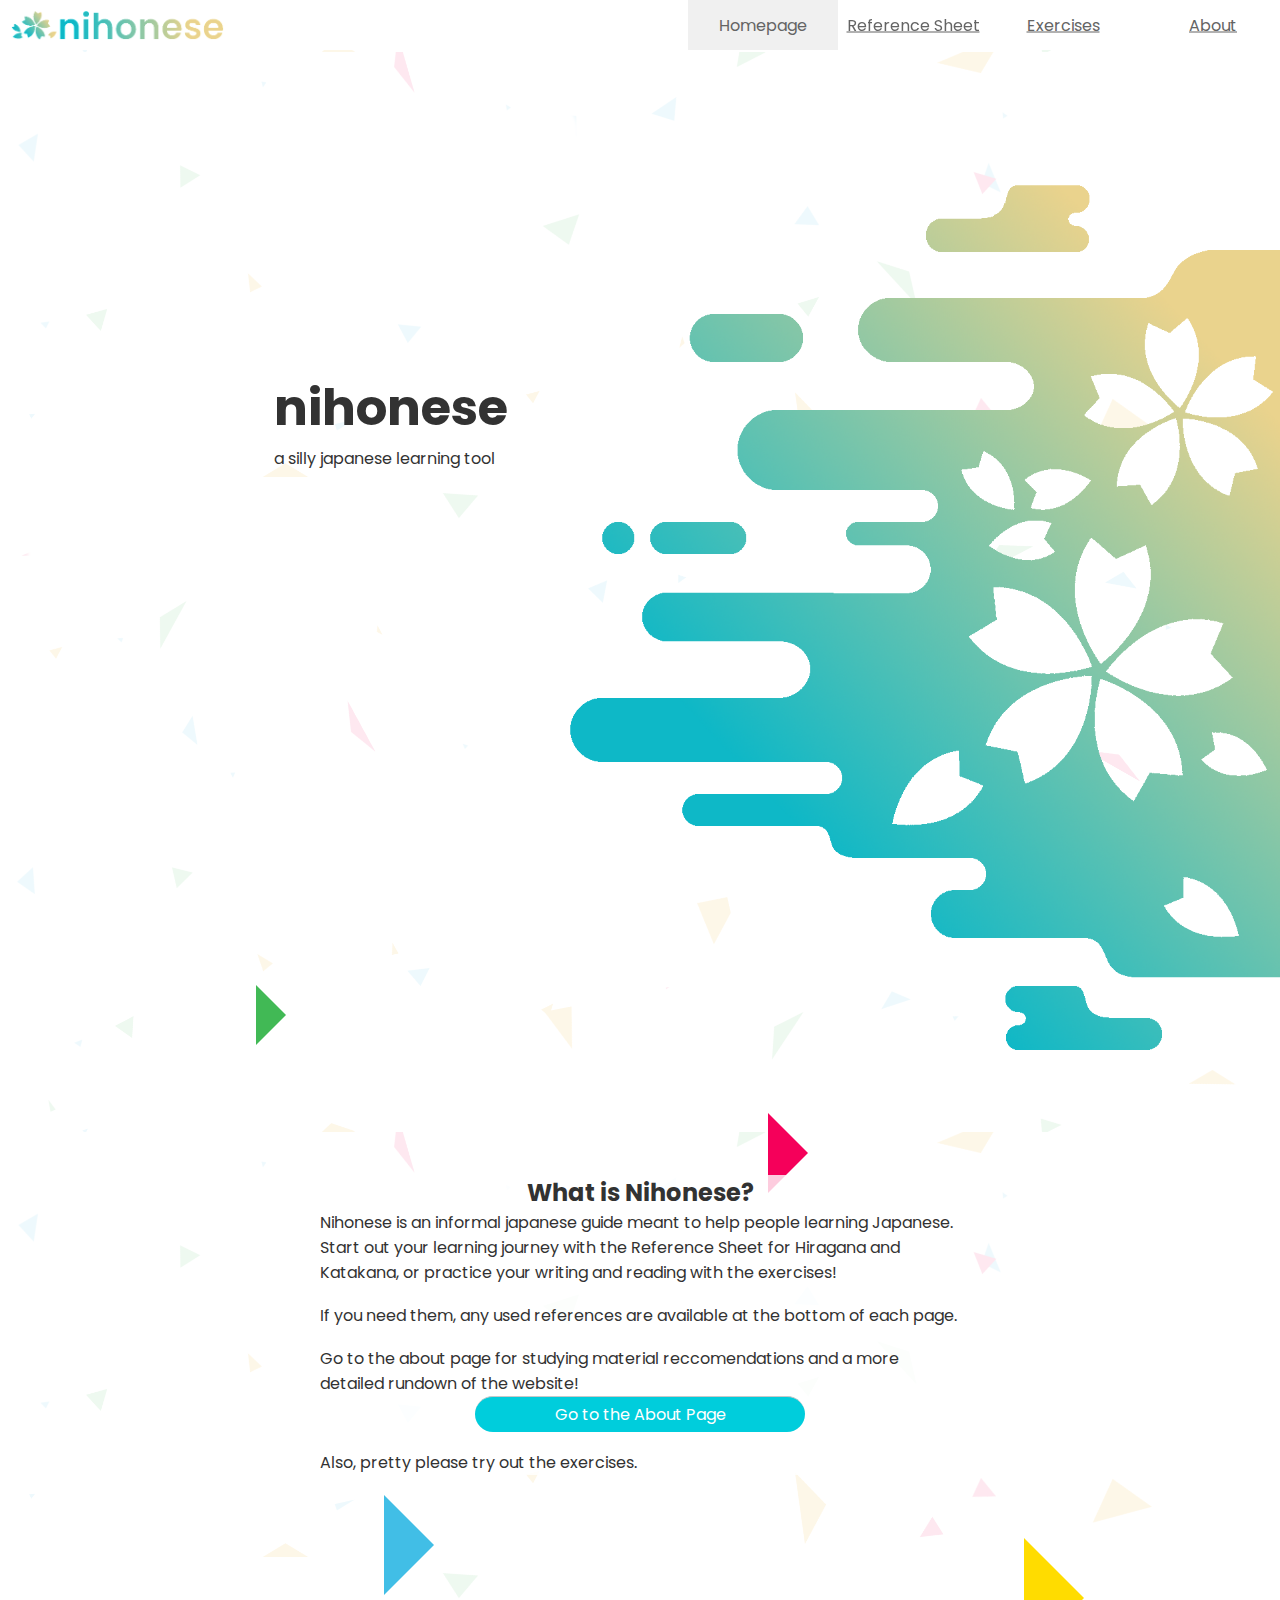
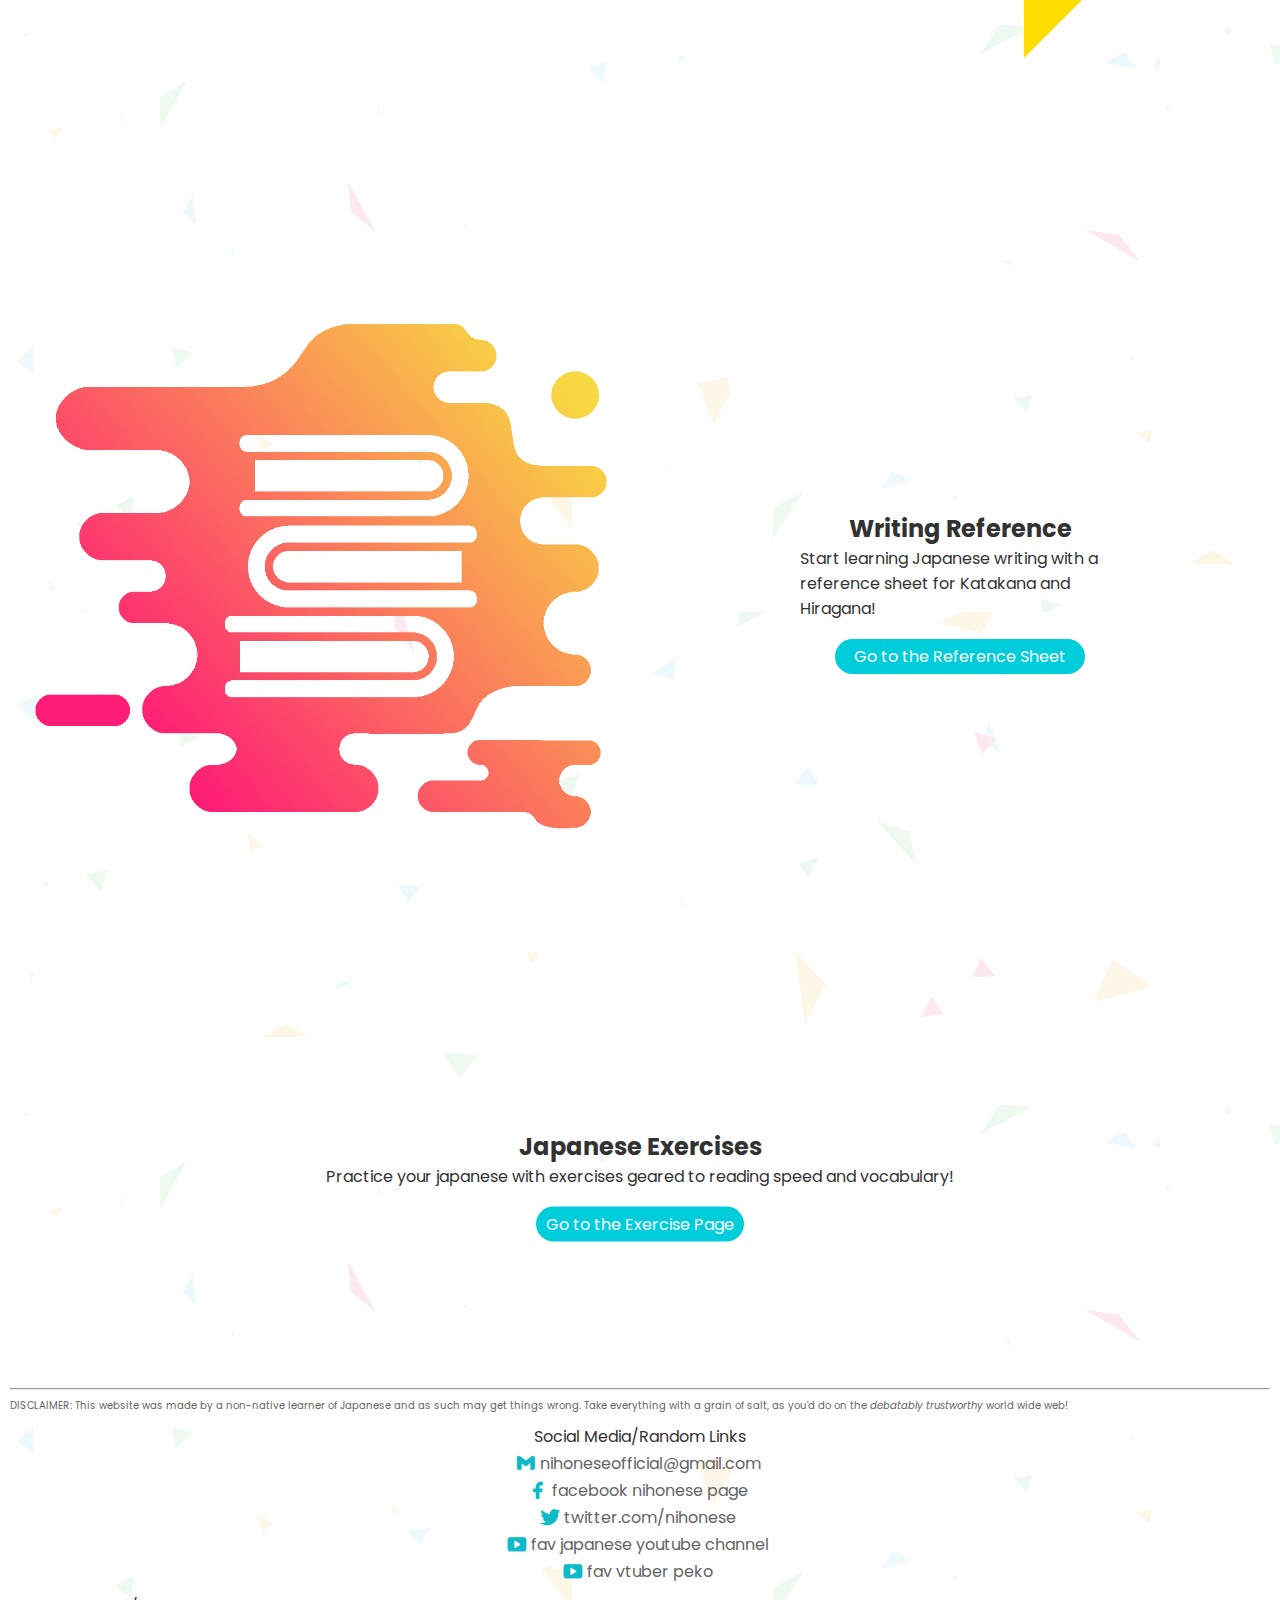
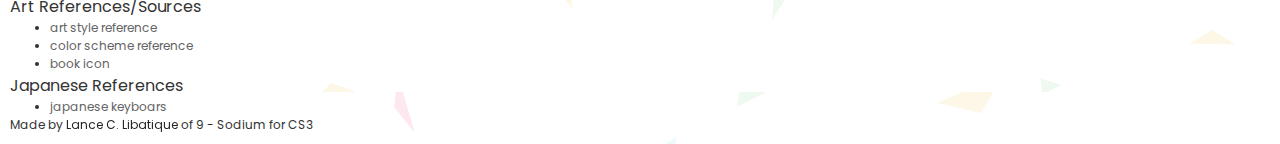
<file: index.html>
<!DOCTYPE html>
<html lang="en" dir="ltr">
  <head>
    <meta charset="utf-8">
    <meta name="author" content="Lance C. Libatique">
    <meta name="keywords" content="HTML, CSS, JavaScript, Japanese, Guide">
    <meta name="revised" content="6-01-2021">
    <title>Nihonese</title>
    <link href="https://fonts.googleapis.com/css2?family=Poppins:wght@400;600&display=swap" rel="stylesheet"><link href="https://fonts.googleapis.com/css2?family=Noto+Sans+JP&display=swap" rel="stylesheet">
    <link rel="apple-touch-icon" sizes="180x180" href="images/apple-touch-icon.png">
    <link rel="icon" type="image/png" sizes="32x32" href="images/favicon-32x32.png">
    <link rel="icon" type="image/png" sizes="16x16" href="images/favicon-16x16.png">
    <link rel="stylesheet" href="style/common.css">
    <link rel="stylesheet" href="style/index.css">
    <script type="text/javascript" src="script/script.js"></script>
  </head>
  <body onload="onloadHomepage()" id="body">
    <div class="toolbar">
      <a href="index.html"><img src="images/logo.png" alt="" id="logo"></a>
      <div class="redirectParent" id="redirectParent">
        <div class="selectedRedirect redirect">
          <a href="index.html">Homepage<img src="images/homeIcon.png" alt=""></a>
        </div>
        <div class="redirectMenuHoverer redirect">
          <a href="htdocs/page1.html">Reference Sheet<img src="images/referenceIcon.png" alt=""></a>
          <div class="redirectMenuParent">
            <div class="redirect">
              <a href="htdocs/page1.html#pageTitle" class="">Introduction</a>
            </div>
            <div class="redirect">
              <a href="htdocs/page1.html#katakanaChartParent" class="">Katakana Chart</a>
            </div>
            <div class="redirect">
              <a href="htdocs/page1.html#hiraganaChartParent" class="">Hiragana Chart</a>
            </div>
          </div>
        </div>
        <div class="redirect">
          <a href="htdocs/page2.html">Exercises<img src="images/exerciseIcon.png" alt=""></a>
        </div>
        <div class="redirect">
          <a href="htdocs/page3.html">About<img src="images/aboutIcon.png" alt=""></a>
        </div>
      </div>
    </div>
    <div class="sectionParent">
      <div class="sectionOne">
        <div class="textParent">
          <div class="centerer">
            <h1 id="pageTitle">nihonese.</h1>
            <p>a silly japanese learning tool</p>
          </div>
        </div>
        <div class="imageParent">
          <img src="images/woobler.png" alt="cloudImage" id="greenCloudImage">
        </div>
      </div>
      <div class="sectionOnePointFive">
        <div class="centerer">
          <h2>What is Nihonese?</h2>
          <p>Nihonese is an informal japanese guide meant to help people learning Japanese. Start out your learning journey with the Reference Sheet for Hiragana and Katakana, or practice your writing and reading with the exercises!</p>
          <br>
          <p>If you need them, any used references are available at the bottom of each page.</p>
          <br>
          <p>Go to the about page for studying material reccomendations and a more detailed rundown of the website!</p>
          <div class="horizontalCenterer">
            <a href="htdocs/page3.html">
              <div class="clickable">
                <p>Go to the About Page</p>
              </div>
            </a>
          </div>
          <br>
          <p>Also, pretty please try out the exercises.</p>
        </div>
        <div class="triangle bgBlue"></div>
        <div class="triangle bgRed"></div>
        <div class="triangle bgYellow"></div>
        <div class="triangle bgGreen"></div>
      </div>
      <div class="sectionTwo">
        <div class="textParent">
          <div class="centerer">
            <h2>Writing Reference</h2>
            <p>Start learning Japanese writing with a reference sheet for Katakana and Hiragana!</p>
            <br>
            <a href="htdocs/page1.html">
              <div class="clickable">
                <p>Go to the Reference Sheet</p>
              </div>
            </a>
          </div>
        </div>
        <div class="imageParent">
          <div class="centerer">
            <img src="images/wooblerTwo.png" alt="redCloudImage">
          </div>
        </div>
      </div>
      <div class="sectionThree" id="sectionThree">
        <div class="centerer">
          <h2>Japanese Exercises</h2>
          <p>Practice your japanese with exercises geared to reading speed and vocabulary!</p>
          <br>
          <a href="htdocs/page2.html">
            <div class="clickable">
              <p>Go to the Exercise Page</p>
            </div>
          </a>
        </div>
      </div>
      <div class="referenceSection">
        <hr>
        <p class="smallText">DISCLAIMER: This website was made by a non-native learner of Japanese and as such may get things wrong. Take everything with a grain of salt, as you'd do on the <i>debatably trustworthy</i> world wide web!</p>
        <div class="socialMedia">
          <p>Social Media/Random Links</p>
          <a href="mailto:nihoneseofficial@gmail.com"><img src="images/gmail.png">nihoneseofficial@gmail.com</a> <br>
          <a href="https://www.facebook.com/Nihonese-100515262005946"><img src="images/facebook.png">facebook nihonese page</a> <br>
          <a href="https://twitter.com/nihonese"><img src="images/twitter.png">twitter.com/nihonese</a> <br>
          <a href="https://www.youtube.com/user/Dogen"><img src="images/youtube.png">fav japanese youtube channel</a> <br>
          <a href="https://www.youtube.com/channel/UC1DCedRgGHBdm81E1llLhOQ"><img src="images/youtube.png">fav vtuber peko</a>
        </div>
        <div class="referenceContainer">
          <p>Art References/Sources</p>
          <ul>
            <li><a href="https://www.freepik.com/free-vector/business-landing-page_4468757.htm">art style reference</a></li>
            <li><a href="https://graphicmama.com/blog/website-color-schemes/">color scheme reference</a></li>
            <li><a href="https://www.pngkit.com/downpic/u2q8y3o0i1t4o0e6_stack-of-books-vector-book-stack-book-icon/">book icon</a></li>
          </ul>
          <p>Japanese References</p>
          <ul>
            <li><a href="https://www.lexilogos.com/keyboard/japanese.php#">japanese keyboars</a></li>
          </ul>
        </div>
        <div class="me">
          <p>Made by <span class="rainbowText">Lance C. Libatique</span> of 9 - Sodium for CS3</p>
        </div>
      </div>
    </div>
  </body>
</html>
</file>
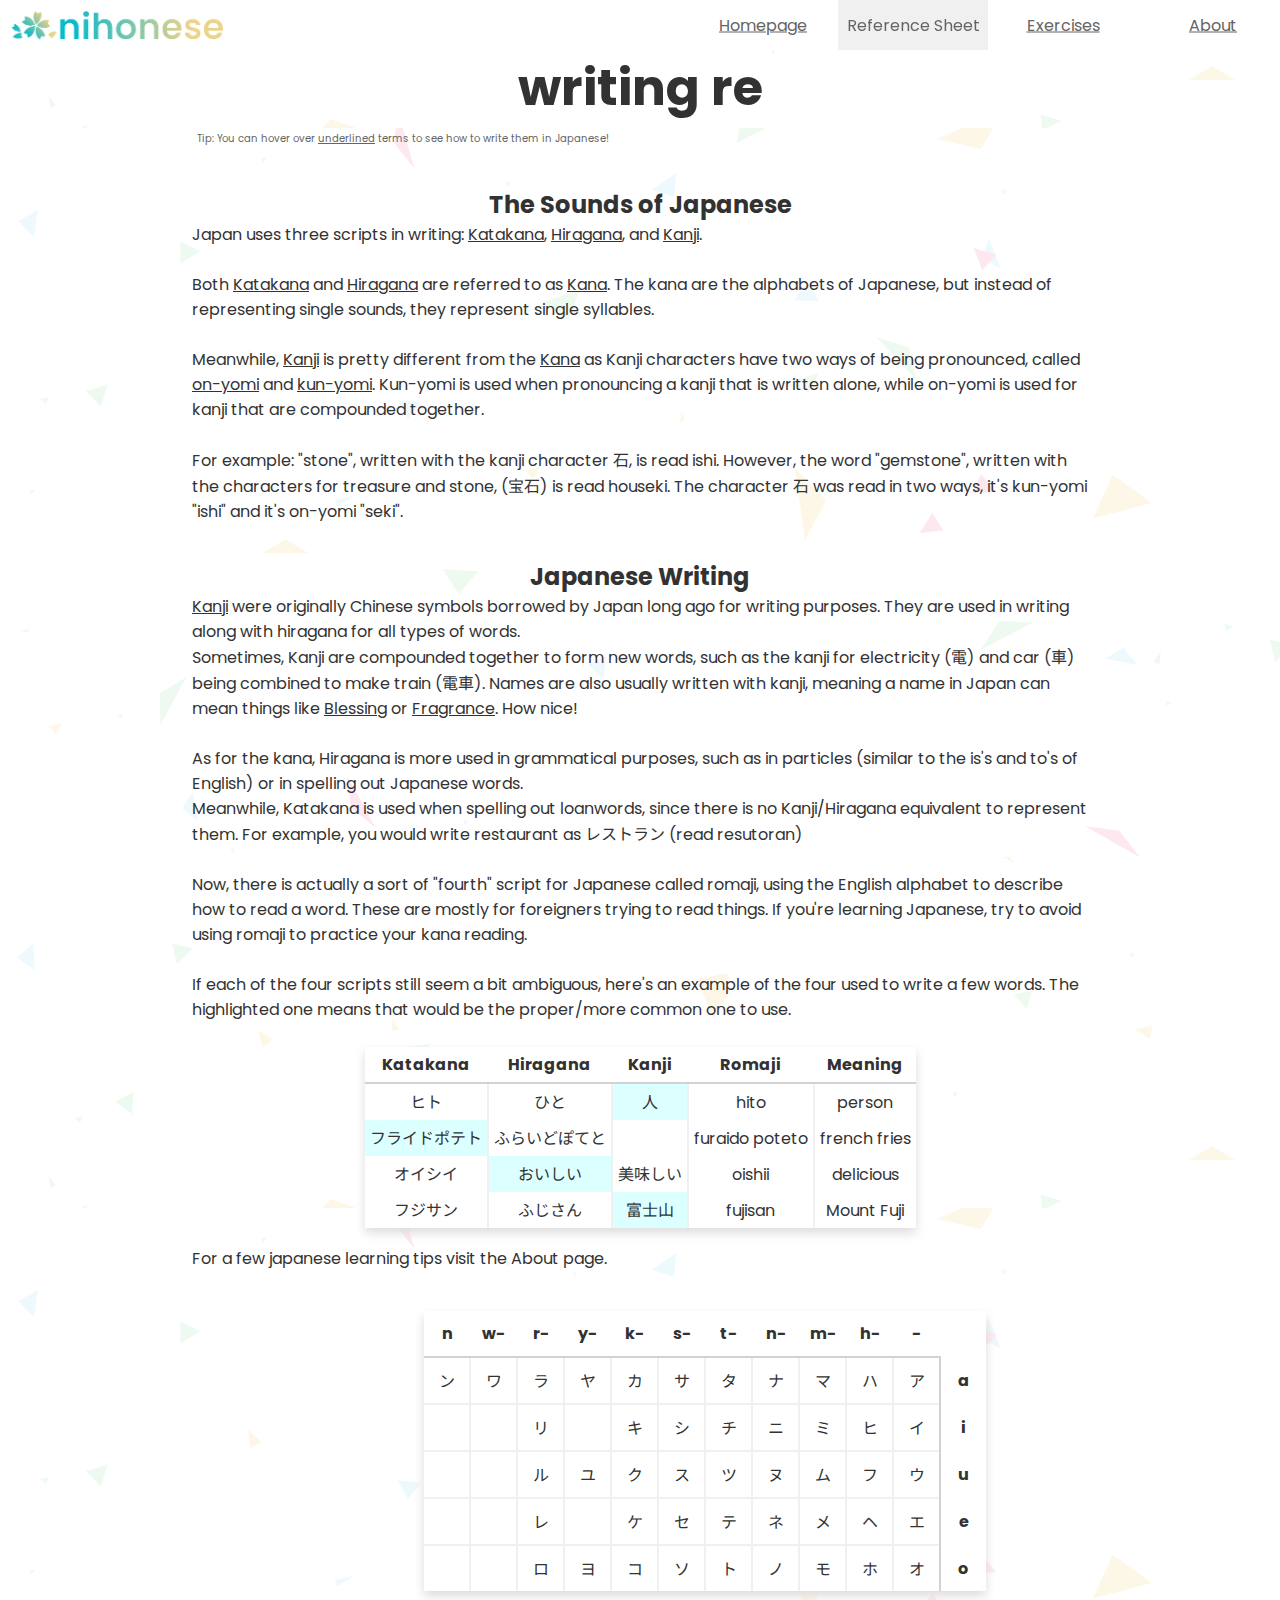
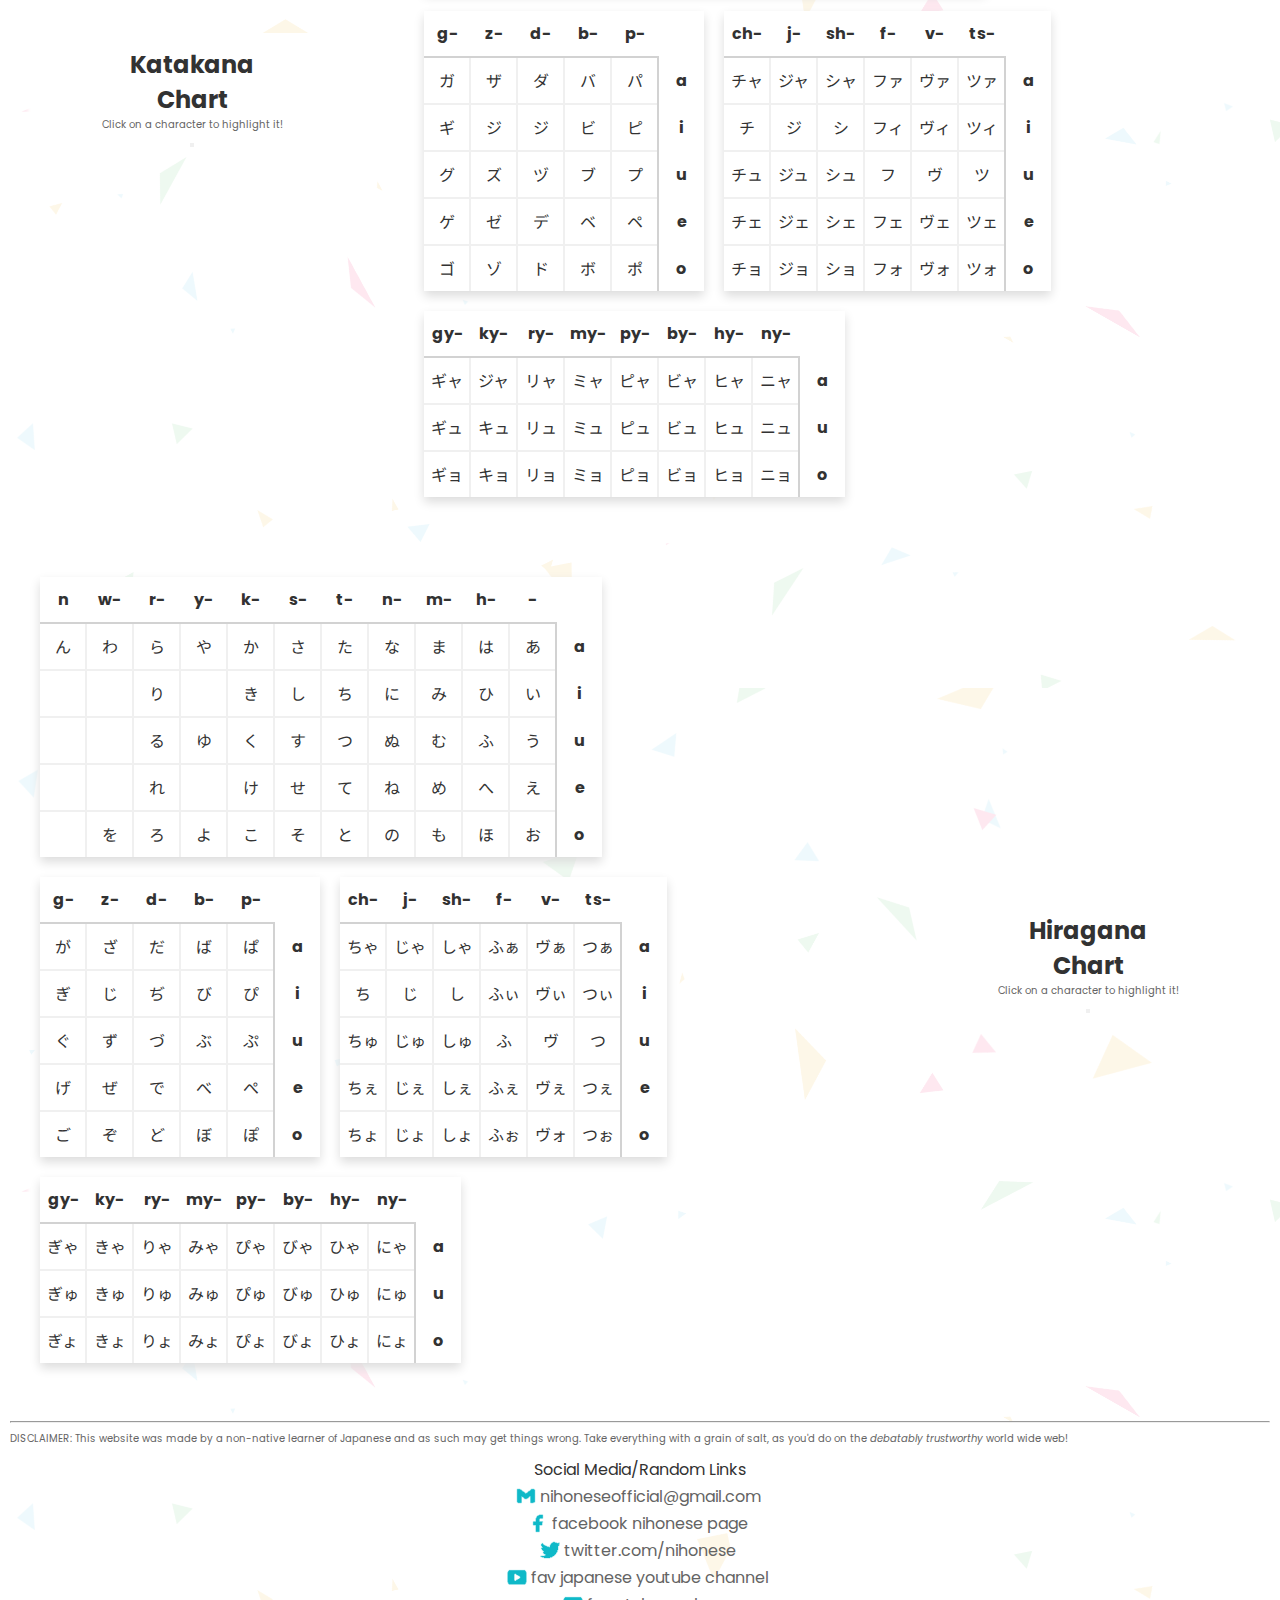
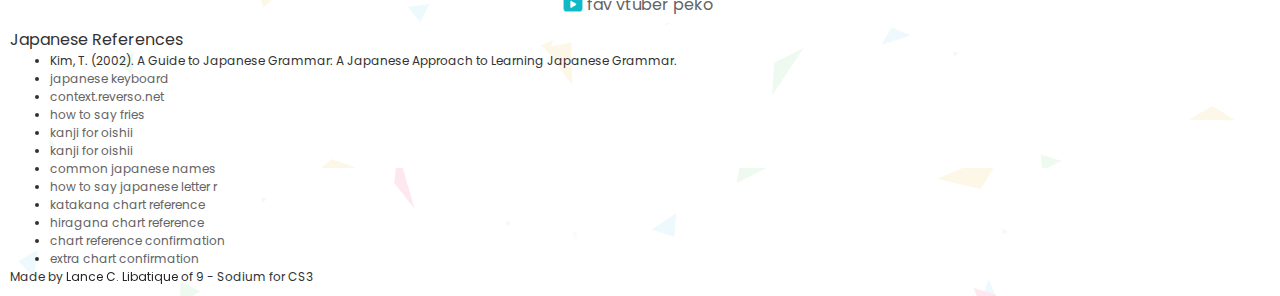
<file: htdocs/page1.html>
<!DOCTYPE html>
<html lang="en" dir="ltr">
  <head>
    <meta charset="utf-8">
    <meta name="author" content="Lance C. Libatique">
    <meta name="keywords" content="HTML, CSS, JavaScript">
    <meta name="revised" content="6-01-2021">
    <title>Reference Sheet - Nihonese</title>
    <link href="https://fonts.googleapis.com/css2?family=Poppins:wght@400;600&display=swap" rel="stylesheet"><link href="https://fonts.googleapis.com/css2?family=Noto+Sans+JP&display=swap" rel="stylesheet">
    <link rel="apple-touch-icon" sizes="180x180" href="../images/apple-touch-icon.png">
    <link rel="icon" type="image/png" sizes="32x32" href="../images/favicon-32x32.png">
    <link rel="icon" type="image/png" sizes="16x16" href="../images/favicon-16x16.png">
    <link rel="stylesheet" href="../style/common.css">
    <link rel="stylesheet" href="../style/page1.css">
    <script type="text/javascript" src="../script/characterData.js"></script>
    <script type="text/javascript" src="../script/script.js"></script>
  </head>
  <body id="body" onload="onloadPage1()">
    <div class="toolbar">
      <a href="../index.html"><img src="../images/logo.png" alt="" id="logo"></a>
      <div class="redirectParent" id="redirectParent">
        <div class="redirect">
          <a href="../index.html">Homepage<img src="../images/homeIcon.png" alt=""></a>
        </div>
        <div class="selectedRedirect redirectMenuHoverer redirect">
          <a href="page1.html">Reference Sheet<img src="../images/referenceIcon.png" alt=""></a>
          <div class="redirectMenuParent">
            <div class="redirect">
              <a href="page1.html#pageTitle" class="">Introduction</a>
            </div>
            <div class="redirect">
              <a href="page1.html#katakanaChartParent" class="">Katakana Chart</a>
            </div>
            <div class="redirect">
              <a href="page1.html#hiraganaChartParent" class="">Hiragana Chart</a>
            </div>
          </div>
        </div>
        <div class="redirect">
          <a href="page2.html">Exercises<img src="../images/exerciseIcon.png" alt=""></a>
        </div>
        <div class="redirect">
          <a href="page3.html">About<img src="../images/aboutIcon.png" alt=""></a>
        </div>
      </div>
    </div>
    <div class="sectionParent">
      <div class="sectionOne">
        <h1 id="pageTitle">writing reference</h1>
        <div class="textParent">
          <p class="smallText flash">Tip: You can hover over <span class='tooltipper'>underlined<span>下線付き</span></span> terms to see how to write them in Japanese!</p>
          <h2><br> The Sounds of Japanese</h2>
          <p>
            Japan uses three scripts in writing: <span class="tooltipper">Katakana<span>片仮名</span></span>, <span class="tooltipper">Hiragana<span>平仮名</span></span>, and <span class="tooltipper">Kanji<span>漢字</span></span>.
            <br> <br>
            Both <span class="tooltipper">Katakana<span>片仮名</span></span> and <span class="tooltipper">Hiragana<span>平仮名</span></span> are referred to as <span class="tooltipper">Kana<span>仮名</span></span>. The kana are the alphabets of Japanese, but instead of representing single sounds, they represent single syllables. <br>
            <br>
            Meanwhile, <span class="tooltipper">Kanji<span>漢字</span></span> is pretty different from the <span class="tooltipper">Kana<span>仮名</span></span> as Kanji characters have two ways of being pronounced, called <span class="tooltipper">on-yomi<span>⾳読み</span></span> and <span class="tooltipper">kun-yomi<span>訓読み</span></span>. Kun-yomi is used when pronouncing a kanji that is written alone, while on-yomi is used for kanji that are compounded together. <br>
            <br>
            For example: "stone", written with the kanji character 石, is read ishi. However, the word "gemstone", written with the characters for treasure and stone, (宝石) is read houseki.
            The character 石 was read in two ways, it's kun-yomi "ishi" and it's on-yomi "seki".
          </p>

          <h2><br>Japanese Writing</h2>
          <p>
            <span class="tooltipper">Kanji<span>漢字</span></span> were originally Chinese symbols borrowed by Japan long ago for writing purposes. They are used in writing along with hiragana for all types of words.
            <br>
             Sometimes, Kanji are compounded together to form new words, such as the kanji for electricity (電) and car (車) being combined to make train (電車). Names are also usually written with kanji, meaning a name in Japan can mean things like <span class="tooltipper">Blessing<span>恵 (Kei)</span></span> or <span class="tooltipper">Fragrance<span>香 (Kaori)</span></span>. How nice!<br> <br>
          </p>
          <p>
            As for the kana, Hiragana is more used in grammatical purposes, such as in particles (similar to the is's and to's of English) or in spelling out Japanese words.
            <br> Meanwhile, Katakana is used when spelling out loanwords, since there is no Kanji/Hiragana equivalent to represent them. For example, you would write restaurant as レストラン (read resutoran)
            <br> <br>
            Now, there is actually a sort of "fourth" script for Japanese called romaji, using the English alphabet to describe how to read a word. These are mostly for foreigners trying to read things. If you're learning Japanese, try to avoid using romaji to practice your kana reading.
            <br> <br>
            If each of the four scripts still seem a bit ambiguous, here's an example of the four used to write a few words. The highlighted one means that would be the proper/more common one to use.
            <br> <br>
          </p>
          <table>
            <tr class="bold">
              <th>Katakana</th>
              <th>Hiragana</th>
              <th>Kanji</th>
              <th>Romaji</th>
              <th>Meaning</th>
            </tr>
            <tr>
              <td>ヒト</td>
              <td>ひと</td>
              <td class="highlight">人</td>
              <td>hito</td>
              <td>person</td>
            </tr>
            <tr>
              <td class="highlight">フライドポテト</td>
              <td>ふらいどぽてと</td>
              <td></td>
              <td>furaido poteto</td>
              <td>french fries</td>
            </tr>
            <tr>
              <td>オイシイ</td>
              <td class="highlight">おいしい</td>
              <td>美味しい</td>
              <td>oishii</td>
              <td>delicious</td>
            </tr>
            <tr>
              <td>フジサン</td>
              <td>ふじさん</td>
              <td class="highlight">富士山</td>
              <td>fujisan</td>
              <td>Mount Fuji</td>
            </tr>
          </table>
          <br>
          <p>For a few japanese learning tips visit the About page.</p>
        </div>
      </div>
      <div class="sectionTwo">
        <div class="textParent">
          <div class="centerer">
            <h2>Katakana Chart</h2>
            <p class="smallText">Click on a character to highlight it!</p>
            <p class="characterDisplay" id="katakanaCharacterDisplay"></p>
            <h2 class="characterSyllable" id="katakanaCharacterSyllable"></h2>
            <p class="characterNote" id="katakanaCharacterNote"></p>
          </div>
        </div>
        <div class="chartParent" id="katakanaChartParent">
        </div>
      </div>
      <div class="sectionThree">
        <div class="chartParent" id="hiraganaChartParent">
        </div>
        <div class="textParent">
          <div class="centerer">
            <h2>Hiragana Chart</h2>
            <p class="smallText">Click on a character to highlight it!</p>
            <p class="characterDisplay" id="hiraganaCharacterDisplay"></p>
            <h2 class="characterSyllable" id="hiraganaCharacterSyllable"></h2>
            <p class="characterNote" id="hiraganaCharacterNote"></p>
          </div>
        </div>
      </div>
      <div class="referenceSection">
        <hr>
        <p class="smallText">DISCLAIMER: This website was made by a non-native learner of Japanese and as such may get things wrong. Take everything with a grain of salt, as you'd do on the <i>debatably trustworthy</i> world wide web!</p>
        <div class="socialMedia">
          <p>Social Media/Random Links</p>
          <a href="mailto:nihoneseofficial@gmail.com"><img src="../images/gmail.png">nihoneseofficial@gmail.com</a> <br>
          <a href="https://www.facebook.com/Nihonese-100515262005946"><img src="../images/facebook.png">facebook nihonese page</a> <br>
          <a href="https://twitter.com/nihonese"><img src="../images/twitter.png">twitter.com/nihonese</a> <br>
          <a href="https://www.youtube.com/user/Dogen"><img src="../images/youtube.png">fav japanese youtube channel</a> <br>
          <a href="https://www.youtube.com/channel/UC1DCedRgGHBdm81E1llLhOQ"><img src="../images/youtube.png">fav vtuber peko</a>
        </div>
        <a href="#"></a>
        <div class="referenceContainer">
          <p>Japanese References</p>
          <ul>
            <li>Kim, T. (2002). A Guide to Japanese Grammar: A Japanese Approach to Learning Japanese Grammar.</li>
            <li><a href="https://www.lexilogos.com/keyboard/japanese.php#">japanese keyboard</a></li>
            <li><a href="https://context.reverso.net/%E7%BF%BB%E8%A8%B3/%E6%97%A5%E6%9C%AC%E8%AA%9E-%E8%8B%B1%E8%AA%9E/%E4%B8%8B%E7%B7%9A%E4%BB%98%E3%81%8D">context.reverso.net</a></li>
            <li><a href="https://en.bab.la/dictionary/english-japanese/fried-potato">how to say fries</a></li>
            <li><a href="http://selftaughtjapanese.com/2015/11/16/japanese-word-nuances-%E7%BE%8E%E5%91%B3%E3%81%97%E3%81%84-oishii-vs-%E7%BE%8E%E5%91%B3%E3%81%84-umai-used-to-describe-food/">kanji for oishii</a></li>
            <li><a href="https://www.lingual-ninja.com/2018/09/how-to-say-delicious-in-japanese.html#:~:text=If%20we%20write%20Oishii%20in,meaning%20of%20%22beautiful%20taste%22">kanji for oishii</a></li>
            <li><a href="https://www.verywellfamily.com/most-popular-japanese-baby-names-2028078">common japanese names</a></li>
            <li><a href="https://www.youtube.com/watch?v=PS0svLNkrb8">how to say japanese letter r</a></li>
            <li><a href="https://en.wikipedia.org/wiki/Katakana">katakana chart reference</a></li>
            <li><a href="https://en.wikipedia.org/wiki/Hiragana">hiragana chart reference</a></li>
            <li><a href="https://aminoapps.com/c/japaneseschool/page/blog/hiragana-and-katakana-charts/mo8e_JpJskuRl58BvBMJY7Kkp0xwgnGgr8p">chart reference confirmation</a></li>
            <li><a href="https://jpf.org.au/classroom-resources/resources/hiragana-katakana-game/">extra chart confirmation</a></li>
          </ul>
        </div>
        <div class="me">
          <p>Made by <span class="rainbowText">Lance C. Libatique</span> of 9 - Sodium for CS3</p>
        </div>
      </div>
    </div>
  </body>
</html>
</file>
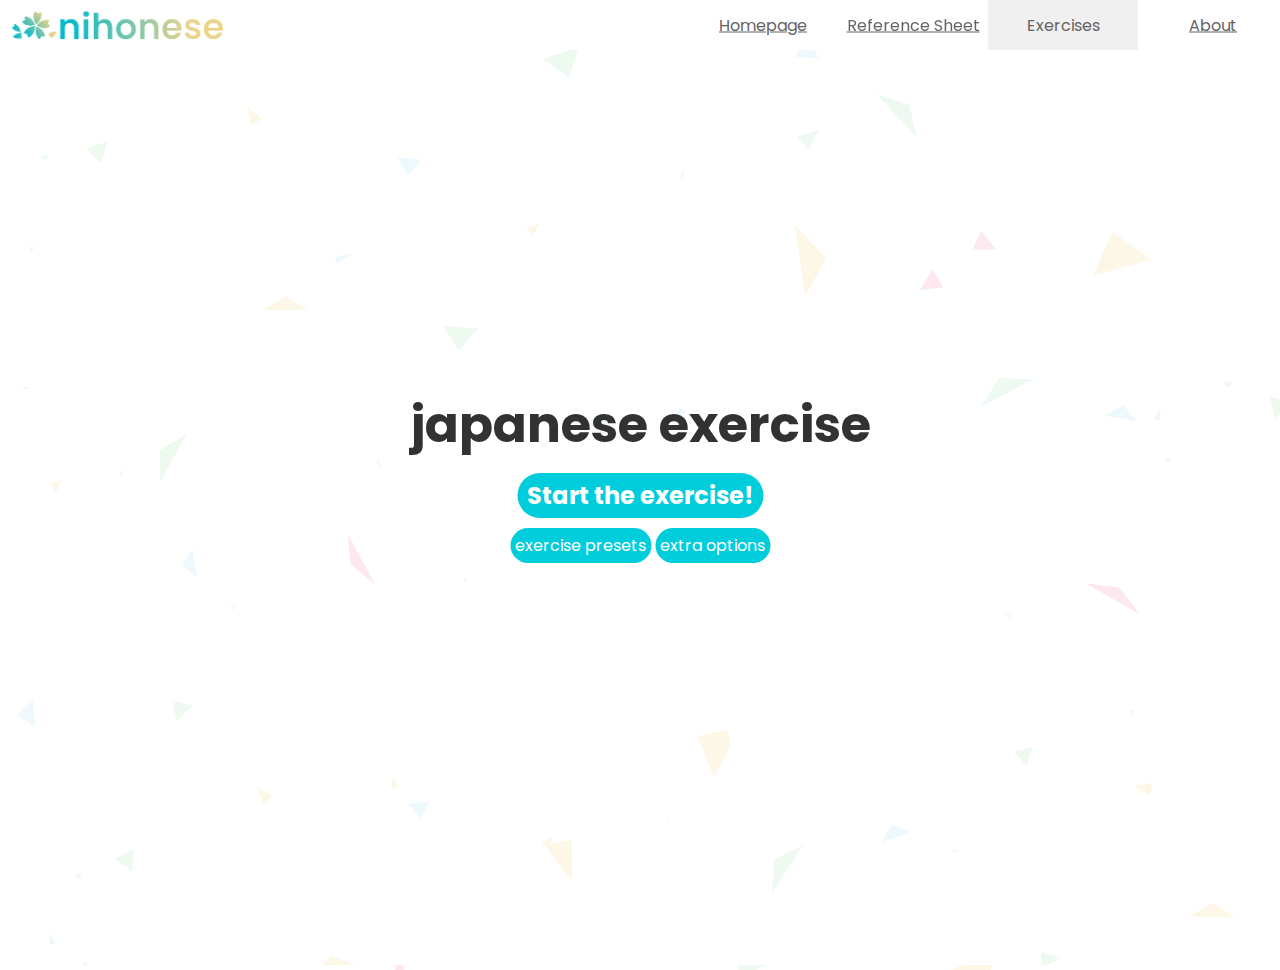
<file: htdocs/page2.html>
<!DOCTYPE html>
<html lang="en" dir="ltr">
  <head>
    <meta charset="utf-8">
    <meta name="author" content="Lance C. Libatique">
    <meta name="keywords" content="HTML, CSS, JavaScript, Japanese, Guide">
    <meta name="revised" content="16-01-2021">
    <title>Katakana Exercises - Nihonese</title>
    <link href="https://fonts.googleapis.com/css2?family=Poppins:wght@400;600&display=swap" rel="stylesheet"><link href="https://fonts.googleapis.com/css2?family=Noto+Sans+JP&display=swap" rel="stylesheet">
    <link rel="apple-touch-icon" sizes="180x180" href="../images/apple-touch-icon.png">
    <link rel="icon" type="image/png" sizes="32x32" href="../images/favicon-32x32.png">
    <link rel="icon" type="image/png" sizes="16x16" href="../images/favicon-16x16.png">
    <link rel="stylesheet" href="../style/common.css">
    <link rel="stylesheet" href="../style/page2.css">
    <script type="text/javascript" src="../script/characterData.js"></script>
    <script type="text/javascript" src="../script/script.js"></script>
  </head>
  <body onload="onloadPage2()" id="body">
    <div class="toolbar">
      <a href="../index.html"><img src="../images/logo.png" alt="" id="logo"></a>
      <div class="redirectParent" id="redirectParent">
        <div class="redirect">
          <a href="../index.html">Homepage<img src="../images/homeIcon.png" alt=""></a>
        </div>
        <div class="redirectMenuHoverer redirect">
          <a href="page1.html">Reference Sheet<img src="../images/referenceIcon.png" alt=""></a>
          <div class="redirectMenuParent">
            <div class="redirect">
              <a href="page1.html#pageTitle" class="">Introduction</a>
            </div>
            <div class="redirect">
              <a href="page1.html#katakanaChartParent" class="">Katakana Chart</a>
            </div>
            <div class="redirect">
              <a href="page1.html#hiraganaChartParent" class="">Hiragana Chart</a>
            </div>
          </div>
        </div>
        <div class="selectedRedirect redirect">
          <a href="page2.html">Exercises<img src="../images/exerciseIcon.png" alt=""></a>
        </div>
        <div class="redirect">
          <a href="page3.html">About<img src="../images/aboutIcon.png" alt=""></a>
        </div>
      </div>
    </div>
    <div class="sectionOne" id="sectionOne">
      <div id="leftSide">
        <div class="centerer">
          <h1 id="pageTitle">japanese exercises</h1>
          <div class="clickable beginExercise" onclick="Exercise.beginExercise()">
            <h2>Start the exercise!</h2>
            <div id="warnings">

            </div>
          </div> <br>
          <p class="clickable inlineBlock" onclick="toggleExclusive('exercisePresets')">exercise presets</p>
          <p class="clickable inlineBlock" onclick="toggleExclusive('options')">extra options</p>
        </div>
      </div>
      <div id="rightSide">
        <div id="exercisePresets">
          <h2>Presets</h2>
          <div>
            <div class="clickable clickableOption" id="generalPreset" onclick="Exercise.preset(this,0)">
              <div class="circle"></div>
              <h2>General</h2>
              <p>Practice your general japanese reading skill!</p>
            </div>
            <div class="clickable clickableOption unchosen" onclick="Exercise.preset(this,1)">
              <div class="circle"></div>
              <h2>Katakana</h2>
              <p>Focus on your katakana reading skill.</p>
            </div>
            <div class="clickable clickableOption unchosen" onclick="Exercise.preset(this,2)">
              <div class="circle"></div>
              <h2>Hiragana</h2>
              <p>Focus on your hiragana reading skill.</p>
            </div>
            <div class="clickable clickableOption unchosen" onclick="Exercise.preset(this,3)">
              <div class="circle"></div>
              <h2>Kanji Vocab</h2>
              <p>Practice your <span class="smallText">not-katakana-nor-hiragana</span> reading skills.</p>
            </div>
            <div class="clickable clickableOption unchosen" onclick="Exercise.preset(this,4)">
              <div class="circle"></div>
              <h2>Kanji!!!</h2>
              <p>How well do you know those beautiful symbols?</p>
            </div>
          </div>
        </div>
        <div id="options">
          <h2>Options</h2>
          <div class="exerciseSetup">
            <p>How many problems before the exercise ends?</p>
            <span class="bold">Problems: </span> <span id="exerciseProblemAmount">20</span> <input type="range" oninput="Exercise.updateExerciseLength(this.value)" min="0" max="50" value="20" step="10">
            <p>Choose which types of problems will appear in the exercise.</p>
            <div class="exerciseTypes" id="exerciseTypes">
              <div class="clickable clickableOption" id="rapid" onclick="Exercise.problem(this)">
                <div class="circle"></div>
                <h2>Rapid</h2>
                <p>Match the romaji/kana prompt with the correct option!</p>
              </div>
              <div class="clickable clickableOption" id="write" onclick="Exercise.problem(this)">
                <div class="circle"></div>
                <h2>Write</h2>
                <p>Type the given nonsense phrase in romaji.</p>
              </div>
              <div class="clickable clickableOption" id="kanji" onclick="Exercise.problem(this);softToggle('kanjiExerciseInfo')">
                <div class="circle"></div>
                <h2>Kanji</h2>
                <p>Give the required information about a given kanji.</p>
              </div>
            </div>
            <div id="kanjiExerciseInfo" style="opacity:1">
              <p>(Kanji Exercise) What can appear as a prompt?</p>
              <div id="kanjiPrompts">
                <div class="clickable clickableOption" onclick="Exercise.kanjiOption(this,'prompt')">
                  <div class="circle"></div>
                  <h2>Symbol</h2>
                </div>
                <div class="clickable clickableOption" onclick="Exercise.kanjiOption(this,'prompt')">
                  <div class="circle"></div>
                  <h2>Meaning</h2>
                </div>
                <div class="clickable clickableOption" onclick="Exercise.kanjiOption(this,'prompt')">
                  <div class="circle"></div>
                  <h2>Reading</h2>
                </div>
              </div>
              <p>(Kanji Exercise) What can appear as an option?</p>
              <div id="kanjiOptions">
                <div class="clickable clickableOption" onclick="Exercise.kanjiOption(this,'option')">
                  <div class="circle"></div>
                  <h2>Symbol</h2>
                </div>
                <div class="clickable clickableOption" onclick="Exercise.kanjiOption(this,'option')">
                  <div class="circle"></div>
                  <h2>Meaning</h2>
                </div>
                <div class="clickable clickableOption" onclick="Exercise.kanjiOption(this,'option')">
                  <div class="circle"></div>
                  <h2>Reading</h2>
                </div>
              </div>
            </div>
            <p>Enable or disable certain exercise features.</p>
            <div class="exerciseOptions" id="exerciseOptions">
              <div class="clickableOption clickable" id="katakana" onclick="Exercise.option(this)">
                <div class="circle"></div>
                <p><span>Disable</span> Katakana</p>
              </div>
              <div class="clickableOption clickable" id="hiragana" onclick="Exercise.option(this)">
                <div class="circle"></div>
                <p><span>Disable</span> Hiragana</p>
              </div>
              <div class="clickableOption clickable" id="rapidRomaji" onclick="Exercise.option(this)">
                <div class="circle"></div>
                <p><span>Disable</span> Romaji Options (Rapid)</p>
              </div>
              <div class="clickableOption clickable unchosen" id="kanjiRomaji" onclick="Exercise.option(this)">
                <div class="circle"></div>
                <p><span>Enable</span> Romaji Only for Kanji Readings</p>
              </div>
            </div>
            <div id="exerciseRatiosParent">
              <p class="smallText">If you ran the exercise <span id="total">100</span> times, the amount of times each exercise that appeared would roughly be:</h2>
              <div class="exerciseRatios">
                <div id="chanceRapid">
                  <h2>Rapid: </h2> <input type="text" value="" class="ratio"> <br>
                </div>
                <div id="chanceWrite">
                  <h2>Write: </h2> <input type="text" value="" class="ratio">
                </div>
                <div id="chanceKanji">
                  <h2>Kanji: </h2> <input type="text" value="" class="ratio">
                </div>
                <p>(you can modify these)</p>
              </div>
            </div>
          </div>
        </div>
      </div>
    </div>
    <div class="problemParent" id="problemParent">
      <div class="progressBar" id="exerciseProgressBar">
        <div></div>
      </div>
      <div class="clickable endExercise" onclick="this.children[0].innerHTML = 'Finish this last problem.'; Exercise.leftoverExercises = 0;">
        <p>End the exercise.</p>
      </div>
      <div id="rapidProblem" class="centerer multipleChoiceProblem">
        <p id="rapidInstruction">...</p>
        <p class="smallText">press 1, 2, 3, etc. or click to choose your answer.</p>
        <div class="character">
          <p id="rapidCharacter">...</p>
        </div>
        <div class="choices">
          <div class="clickable" onclick="Exercise.rapidValidate(this.children[0].innerHTML)">
            <p>...</p>
            <p class="smallText">1</p>
          </div>
          <div class="clickable" onclick="Exercise.rapidValidate(this.children[0].innerHTML)">
            <p>...</p>
            <p class="smallText">2</p>
          </div>
          <div class="clickable" onclick="Exercise.rapidValidate(this.children[0].innerHTML)">
            <p>...</p>
            <p class="smallText">3</p>
          </div>
          <div class="clickable" onclick="Exercise.rapidValidate(this.children[0].innerHTML)">
            <p>...</p>
            <p class="smallText">4</p>
          </div>
          <div class="clickable" onclick="Exercise.rapidValidate(this.children[0].innerHTML)">
            <p>...</p>
            <p class="smallText">5</p>
          </div>
        </div>
      </div>
      <div id="writeProblem" class="centerer">
        <p>Type the romaji version of the highlighted word.</p>
        <p class="smallText">note: type long u's with uu, long o's with ou or oo, ぢ/ヂ with ji, づ/ヅ as du</p>
        <div class="wordParent" id="wordParent">
        </div>
        <input type="text" id="writeInput" value="">
      </div>
      <div id="kanjiProblem" class="centerer multipleChoiceProblem">
        <p id="kanjiInstruction">...</p>
        <p class="smallText">press 1, 2, 3, etc. or click to choose your answer.</p>
        <div class="character">
          <p id="kanjiPrompt">...</p>
        </div>
        <div id="kanjiChoices" class="choices">
          <div class="clickable" onclick="Exercise.kanjiValidate(this.children[0].innerHTML)">
            <p>...</p>
            <p class="smallText">1</p>
          </div>
          <div class="clickable" onclick="Exercise.kanjiValidate(this.children[0].innerHTML)">
            <p>...</p>
            <p class="smallText">2</p>
          </div>
          <div class="clickable" onclick="Exercise.kanjiValidate(this.children[0].innerHTML)">
            <p>...</p>
            <p class="smallText">3</p>
          </div>
          <div class="clickable" onclick="Exercise.kanjiValidate(this.children[0].innerHTML)">
            <p>...</p>
            <p class="smallText">4</p>
          </div>
          <div class="clickable" onclick="Exercise.kanjiValidate(this.children[0].innerHTML)">
            <p>...</p>
            <p class="smallText">5</p>
          </div>
        </div>
        <input type="text" id="kanjiInput" value="">
      </div>
    </div>
    <div class="scoresParent" id="scoresParent">
      <div class="overallScore">
          <div class="leftSide">
            <div class="circleBorder" id="circleBorder">
              <h1 id="scoreGrade">A+</h1>
            </div>
            <h2 id="overallScore">17/385</h2>
            <div class="progressBar" id="overallAccuracy"><div></div><span>0%</span></div>
          </div>
          <div class="rightSide">
            <h1 id="scoreComment">Great score!</h1>
          </div>
          <p>Here's a more detailed breakdown:</p>
      </div>
      <div class="breakdownParent">
        <div class="kanaBreakdown">
          <div class="box">
            <div class="childCenterer">
              <h2>Kana</h2>
              <div class="invertedBox">
                <p>Overall Accuracy: </p> <div class="progressBar" id="kanaAccuracy"><div></div><span>0%</span></div> <br>
                <p>Katakana Accuracy: </p> <div class="progressBar" id="katakanaAccuracy"><div></div><span>0%</span></div> <br>
                <p>Hiragana Accuracy: </p> <div class="progressBar" id="hiraganaAccuracy"><div></div><span>0%</span></div>
              </div> <br>
              <div class="invertedBox">
                <p id="kanaStrongestKanaTitle">Strongest Kana: <span id="kanaStrongestKana"></span></p> <br>
                <p id="kanaStrongestCharacterTitle">Strongest Character Type: <span id="kanaStrongestCharacter"></span></p>
                <br>
              </div>
            </div>
          </div>
          <div class="box">
            <div class="childCenterer">
              <h2>Character Type Accuracy</h2>
              <p class="smallText specialAdjust">ex: きゃ (compound), ぎ (alternate), き (normal)</p>
              <div class="invertedBox">
                <p>Compound: </p> <div class="progressBar" id="compoundAccuracy"><div></div><span>0%</span></div> <br>
                <p>Alternate: </p> <div class="progressBar" id="alternateAccuracy"><div></div><span>0%</span></div> <br>
                <p>Normal: </p> <div class="progressBar" id="normalAccuracy"><div></div><span>0%</span></div> <br>
              </div>
            </div>
          </div>
        </div>
        <div class="kanjiBreakdown">
          <div class="box">
            <div class="childCenterer">
              <h2>Kanji</h2>
              <div class="invertedBox">
                <p>Overall Accuracy: </p> <div class="progressBar" id="overallKanjiAccuracy"><div></div><span>0%</span></div> <br>
              </div> <br>
              <div class="invertedBox">
                <p>Strongest Property (prompt): <span id="kanjiStrongestPrompt">Meaning</span></p> <br>
                <p>Strongest Property (option): <span id="kanjiStrongestOption">Meaning</span></p> <br>
              </div> <br>
              <h2>Property Accuracy</h2>
              <div class="invertedBox">
                <p>Symbol: </p> <div class="progressBar" id="kanjiAccuracy"><div></div><span>0%</span></div> <br>
                <p>Meaning: </p> <div class="progressBar" id="meaningAccuracy"><div></div><span>0%</span></div> <br>
                <p>Reading: </p> <div class="progressBar" id="readingAccuracy"><div></div><span>0%</span></div> <br>
              </div>
            </div>
          </div>
          <br>
        </div>
        <div class="problemBreakdown">
          <h2>Mistakes:</h2>
          <table class="problemMistakes" id="problemMistakes">
            <tr>
              <td>Problem</td>
              <td>Prompt</td>
              <td>Correct Answer</td>
              <td>Answered</td>
            </tr>
          </table>
        </div>
      </div>
    </div>
  </body>
</html>
</file>
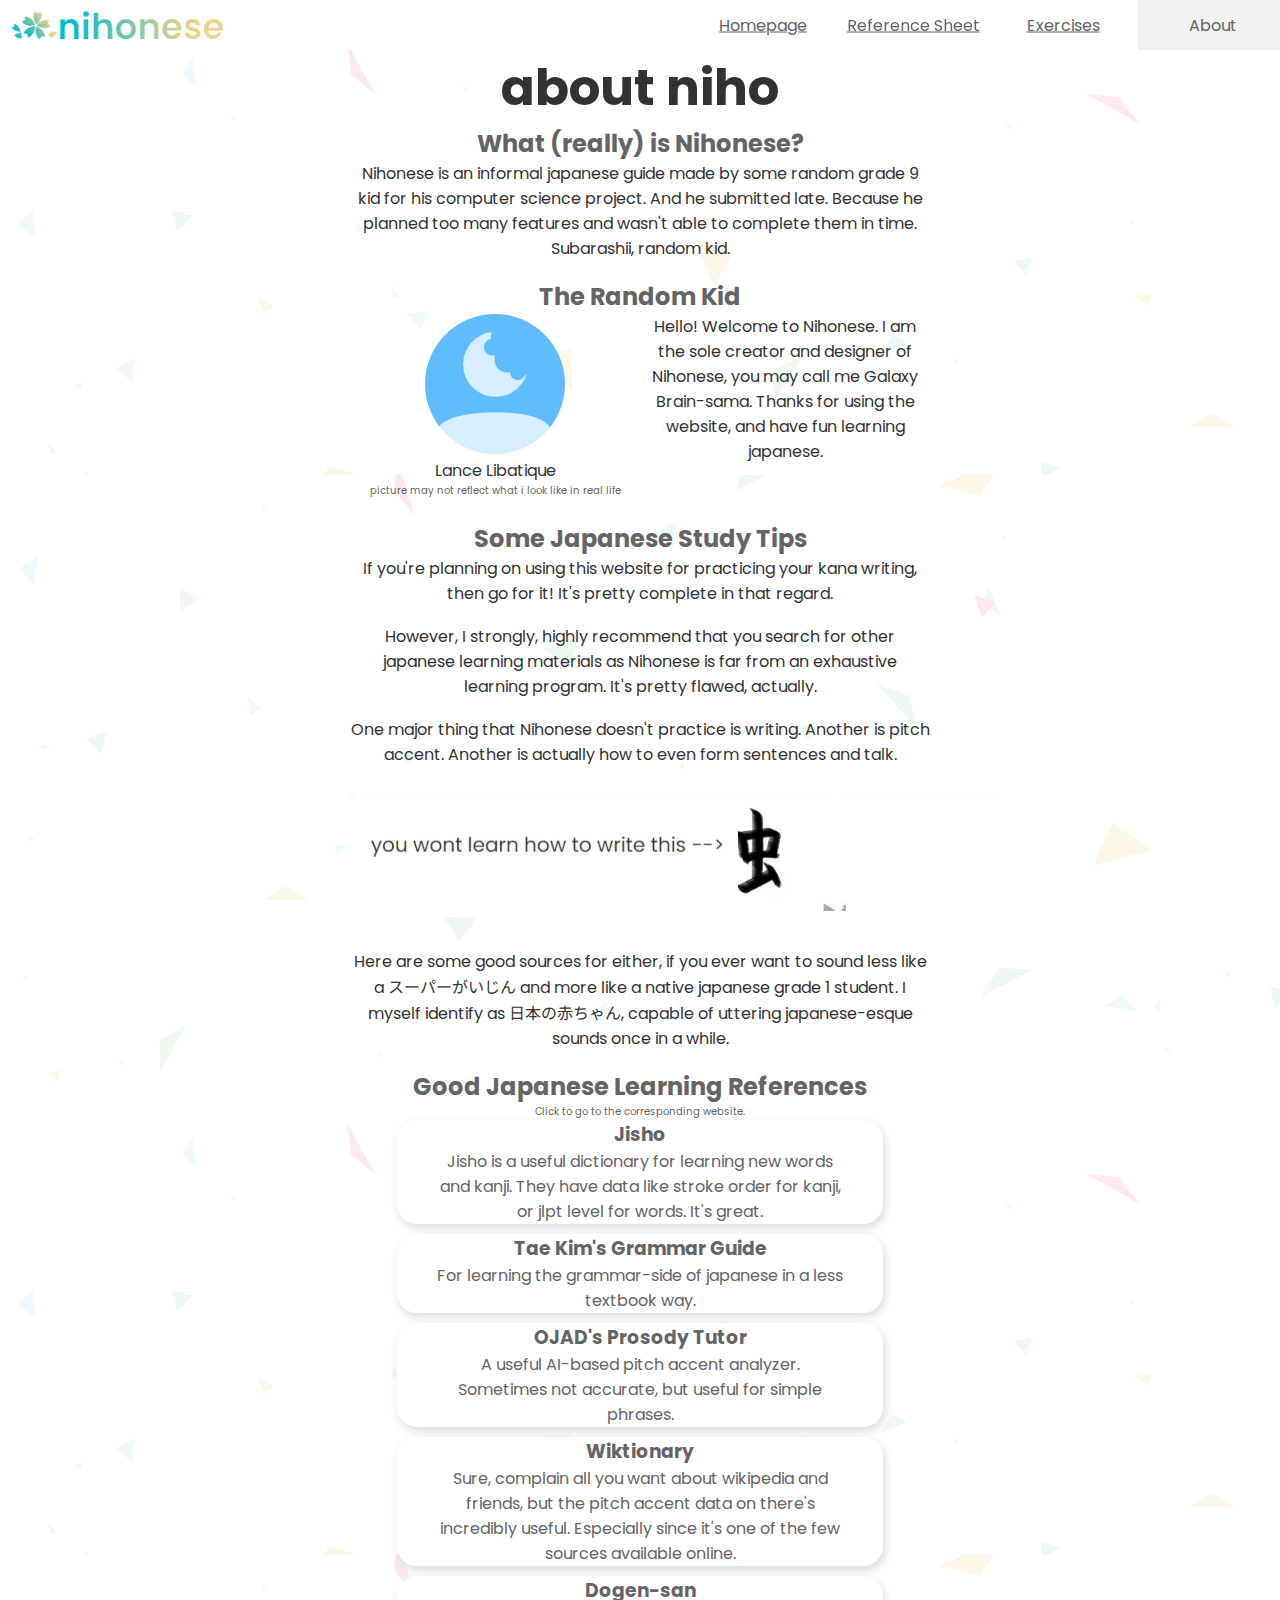
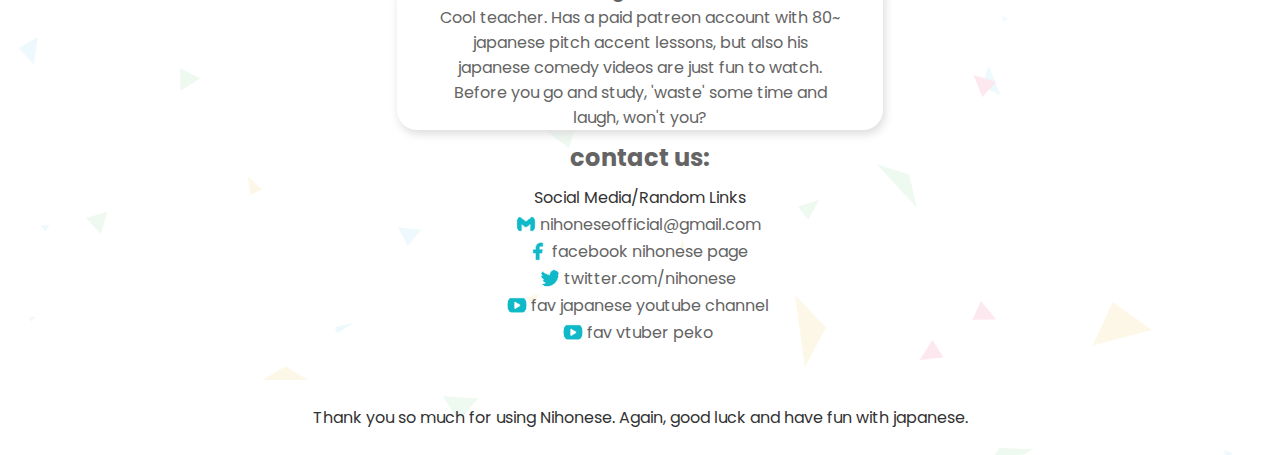
<file: htdocs/page3.html>
<!DOCTYPE html>
<html lang="en" dir="ltr">
  <head>
    <meta charset="utf-8">
    <meta name="author" content="Lance C. Libatique">
    <meta name="keywords" content="HTML, CSS, JavaScript, Japanese, Guide">
    <meta name="revised" content="6-01-2021">
    <title>About - Nihonese</title>
    <link href="https://fonts.googleapis.com/css2?family=Poppins:wght@400;600&display=swap" rel="stylesheet"><link href="https://fonts.googleapis.com/css2?family=Noto+Sans+JP&display=swap" rel="stylesheet">
    <link rel="apple-touch-icon" sizes="180x180" href="../images/apple-touch-icon.png">
    <link rel="icon" type="image/png" sizes="32x32" href="../images/favicon-32x32.png">
    <link rel="icon" type="image/png" sizes="16x16" href="../images/favicon-16x16.png">
    <link rel="stylesheet" href="../style/common.css">
    <link rel="stylesheet" href="../style/page3.css">
    <script type="text/javascript" src="../script/script.js"></script>
  </head>
  <body onload="onloadPage3()" id="body">
    <div class="toolbar">
      <a href="../index.html"><img src="../images/logo.png" alt="" id="logo"></a>
      <div class="redirectParent" id="redirectParent">
        <div class="redirect">
          <a href="../index.html">Homepage<img src="../images/homeIcon.png" alt=""></a>
        </div>
        <div class="redirectMenuHoverer redirect">
          <a href="page1.html">Reference Sheet<img src="../images/referenceIcon.png" alt=""></a>
          <div class="redirectMenuParent">
            <div class="redirect">
              <a href="page1.html#pageTitle" class="">Introduction</a>
            </div>
            <div class="redirect">
              <a href="page1.html#katakanaChartParent" class="">Katakana Chart</a>
            </div>
            <div class="redirect">
              <a href="page1.html#hiraganaChartParent" class="">Hiragana Chart</a>
            </div>
          </div>
        </div>
        <div class="redirect">
          <a href="page2.html">Exercises<img src="../images/exerciseIcon.png" alt=""></a>
        </div>
        <div class="selectedRedirect redirect">
          <a href="page3.html">About<img src="../images/aboutIcon.png" alt=""></a>
        </div>
      </div>
    </div>
    <div class="sectionOne" id="sectionOne">
      <h1 id="pageTitle">about nihonese</h1>
      <h2>What (really) is Nihonese?</h2>
      <p>Nihonese is an informal japanese guide made by some random grade 9 kid for his computer science project. And he submitted late. Because he planned too many features and wasn't able to complete them in time. Subarashii,  random kid.</p>
      <br>
      <h2>The Random Kid</h2>
      <div class="sideParent">
        <div class="leftSide">
          <img src="../images/profile.png" alt="profile.png">
          <p>Lance Libatique</p>
          <p class="smallText">picture may not reflect what i look like in real life</p>
        </div>
        <div class="rightSide">
          <p>Hello! Welcome to Nihonese. I am the sole creator and designer of Nihonese, you may call me Galaxy Brain-sama. Thanks for using the website, and have fun learning japanese.</p>
        </div>
      </div>
      <br> <br>
      <h2>Some Japanese Study Tips</h2>
      <p>If you're planning on using this website for practicing your kana writing, then go for it! It's pretty complete in that regard. <br></p> <br>
      <p>However, I strongly, highly recommend that you search for other japanese learning materials as Nihonese is far from an exhaustive learning program. It's pretty flawed, actually.</p> <br>
      <p>One major thing that Nihonese doesn't practice is writing. Another is pitch accent. Another is actually how to even form sentences and talk. <br>
        <br>
      <video width="650" height="125" controls autoplay muted loop>
        <source src="../mmfiles/nihongoHaMuzukashii.mp4" type="video/mp4">
      </video> <br>
      <br>
      Here are some good sources for either, if you ever want to sound less like a スーパーがいじん and more like a native japanese grade 1 student. I myself identify as 日本の赤ちゃん, capable of uttering japanese-esque sounds once in a while.</p> <br>
      <h2>Good Japanese Learning References</h2>
      <p class="smallText">Click to go to the corresponding website.</p>
      <a href="https://jisho.org/search/nihonese">
        <div class="box">
          <h3>Jisho</h3>
          <p>Jisho is a useful dictionary for learning new words and kanji. They have data like stroke order for kanji, or jlpt level for words. It's great.</p>
        </div>
      </a>
      <a href="http://www.guidetojapanese.org/learn/">
        <div class="box">
          <h3>Tae Kim's Grammar Guide</h3>
          <p>For learning the grammar-side of japanese in a less textbook way.</p>
        </div>
      </a>
      <a href="http://www.guidetojapanese.org/learn/">
        <div class="box">
          <h3>OJAD's Prosody Tutor</h3>
          <p>A useful AI-based pitch accent analyzer. Sometimes not accurate, but useful for simple phrases.</p>
        </div>
      </a>
      <a href="https://en.wiktionary.org/wiki/%E8%A6%8B%E3%82%8B">
        <div class="box">
          <h3>Wiktionary</h3>
          <p>Sure, complain all you want about wikipedia and friends, but the pitch accent data on there's incredibly useful. Especially since it's one of the few sources available online.</p>
        </div>
      </a>
      <a href="https://www.youtube.com/user/Dogen">
        <div class="box">
          <h3>Dogen-san</h3>
          <p>Cool teacher. Has a paid patreon account with 80~ japanese pitch accent lessons, but also his japanese comedy videos are just fun to watch.<br>Before you go and study, 'waste' some time and laugh, won't you?</p>
        </div>
      </a>
      <h2>contact us:</h2>
      <div class="socialMedia">
        <p>Social Media/Random Links</p>
        <a href="mailto:nihoneseofficial@gmail.com"><img src="../images/gmail.png">nihoneseofficial@gmail.com</a> <br>
        <a href="https://www.facebook.com/Nihonese-100515262005946"><img src="../images/facebook.png">facebook nihonese page</a> <br>
        <a href="https://twitter.com/nihonese"><img src="../images/twitter.png">twitter.com/nihonese</a> <br>
        <a href="https://www.youtube.com/user/Dogen"><img src="../images/youtube.png">fav japanese youtube channel</a> <br>
        <a href="https://www.youtube.com/channel/UC1DCedRgGHBdm81E1llLhOQ"><img src="../images/youtube.png">fav vtuber peko</a>
      </div>
    </div>
    <p>Thank you so much for using Nihonese. Again, good luck and have fun with japanese.</p>
  </body>
</html>
</file>
<file: style/common.css>
@media screen and (max-width:840px) {
  .redirect a {
    font-size:0;
  }
  .toolbar .redirect {
    width:50px;
  }
  .toolbar .redirect a img {
    opacity:1;
  }
  .redirectMenuHoverer .redirectMenuParent {
    opacity:0;
    top:-150px;
  }
  .redirectMenuHoverer:hover .redirectMenuParent {
    opacity:0 !important;
    top:-150px !important;
  }
}
@media screen and (max-width:440px) {
  #logo {
    opacity:0;
  }
  .redirectParent {
    left:0;
    right:initial;
  }
}
html {
  scroll-behavior:smooth;
}
body {
  background-color:rgb(255,255,255);
  background-image:url("../images/triangles.png");
  padding:0;
  margin:0;
  overflow-x:hidden;
  background-position:center;
  color:rgb(50,50,50);
}
p,h1,h2,li,td,th,input,span,h3 {
  font-family: 'Poppins','Noto Sans JP',sans-serif;
  margin:0;
  transition:0.3s;
}
table {
  box-shadow:0px 5px 10px rgb(220,220,220);
  background-color:rgb(255,255,255);
  border-collapse:collapse;
}
th {
  border-bottom:2px solid rgb(210,210,210);
  padding:5px;
}
.leftHeader {
  border-left:2px solid rgb(210,210,210);
  border-bottom:0;
}
tr td:first-child {
  border-left:0;
}
td {
  background-color:rgb(255,255,255);
  padding:5px;
  text-align:center;
  border-left:2px solid rgb(240,240,240);
}
a {
  font-family: 'Poppins','Noto Sans JP',sans-serif;
  margin:0;
  color:rgb(100,100,100);
  transition:0.5s;
  text-decoration:none;
}
a:hover {
  color:rgb(50,50,50);
}
#logo {
  transition:0.3s;
}
.redirect a img {
  opacity:0;
  position:absolute;
  top:50%;
  left:50%;
  transform:translate(-50%,-50%);
  width:45px;
  height:45px;
  transition:0.5s;
}
h1 {
  font-size:50px;
}
img {
  user-select:none;
}
/*
Homepage
*/
.toolbar {
  width:100%;
  height:45px;
  padding-top:5px;
  padding-left:8px;
  top:0;
  left:0;
  position:fixed;
  background-color:white;
  z-index:1000;
}
.toolbar img {
  height:30px;
  top:50%;
  transform:translatey(-50%);
  position:absolute;
  left:10px;
}
.redirectParent {
  top:0;
  right:0;
  position:absolute;
  height:100%;
}
.redirect {
  width:150px;
  height:50px;
  display:inline-block;
  white-space:nowrap;
  float:left;
  position:relative;
  background-color:rgb(255,255,255);
  transition:0.5s;
}
.redirect a, .redirect p {
  margin:0;
  top:50%;
  left:50%;
  transform:translate(-50%,-50%);
  position:absolute;
  text-decoration:underline;
  transition:0;
}
.selectedRedirect {
  background-color:rgb(240,240,240);
}
.selectedRedirect > a {
  text-decoration:none;
}
.redirectMenuParent {
  height:150px;
  width:150px;
  position:absolute;
  opacity:0;
  top:-150px;
  transition:0.3s;
  z-index:-100;
  position:relative;
  border-bottom-left-radius:10px;
  border-bottom-right-radius:10px;
  overflow:hidden;
}
.redirectMenuHoverer p {
  text-decoration:none;
}
.redirectMenuHoverer:hover .redirectMenuParent {
  opacity:1;
  top:50px;
}
.referenceSection {
  padding:10px;
}
.referenceSection li {
  font-size:12px;
}
.referenceSection ul {
  margin:0;
}
.centerer {
  top:50%;
  left:50%;
  position:absolute;
  transform:translate(-50%,-50%);
}
.clickable {
  border-radius:30px;
  padding:5px;
  background-color:rgb(0,205,220);
  color:rgb(200,200,200);
  text-align:center;
  transition:0.2s;
  color:rgb(255,255,255);
}
.clickable:hover {
  margin-top:-5px;
}
.hidden {
  display:none;
}
.rainbowText {
  animation:rainbow 2s infinite;
  filter:brightness(0.7);
}
.smallText {
  font-size:12px;
}
.italic {
  font-style:italic;
}
.bold {
  font-weight:bold;
}
.tooltipper {
  position:relative;
  text-decoration:underline;
}
.tooltipper span {
  opacity:0;
  position:absolute;
  left:50%;
  top:50%;
  transform:translate(-50%,-50%);
  width:100%;
  background-color:rgb(255,255,255);
  padding:1px;
  text-align:center;
  transition:0.2s;
}
.tooltipper:hover span {
  opacity:1;
}
.flash {
  animation:flash 1s linear;
  border-radius:5px;
  padding:5px;
  display:inline-block;
}
.highlight {
  background-color:rgb(220,255,255);
}
.me {
  font-size:12px;
}
.underline {
  text-decoration:underline;
}
.warning {
  color:rgb(220,0,0);
}
.smallText {
  color:rgb(100,100,100);
  font-size:10px;
}
.inlineBlock {
  display:inline-block;
}
.box {
  border-radius:20px;
  background-color:rgb(255,255,255);
  box-shadow:2px 4px 10px rgb(220,220,220);
  margin:0px 10px 10px 10px;
  display:block;
  padding:0px 40px;
}
.socialMedia {
  text-align:center;
  margin-top:10px;
  margin-bottom:10px;
}
.socialMedia a {
  position:relative;
}
.socialMedia a img {
  height:20px;
  width:20px;
  position:relative;
  right:4px;
  top:3.5px;
  transition:0.3s;
}
.socialMedia a:visited {
  color:rgb(50,50,150)
}
.socialMedia a:nth-child(2):hover img {
  filter:hue-rotate(-30deg);
}
.socialMedia a:nth-child(4):hover img {
  filter:hue-rotate(30deg);
}
.socialMedia a:nth-child(6):hover img {
  filter:hue-rotate(200deg);
}
.socialMedia a:nth-child(8):hover img, .socialMedia a:nth-child(10):hover img {
  filter:hue-rotate(170deg);
}
.socialMedia a:active {
  top:3px;
}
/*
animations lance c. libatique, 9 sodium
*/
@keyframes fadeIn {
  from {
    opacity:0;
  }
  to {
    opacity:1;
  }
}
@keyframes rainbow {
  0% {
    color:rgb(255,95,115);
  }
  16% {
    color:rgb(255,185,105);
  }
  32% {
    color:rgb(240,240,100);
  }
  48% {
    color:rgb(135,255,105);
  }
  64% {
    color:rgb(105,135,255);
  }
  80% {
    color:rgb(225,145,250);
  }
}
@keyframes flash {
  10% {
    background-color:rgb(190,255,255);
  }
}
</file>
<file: style/index.css>
/*
Homepage
*/
h2 {
  text-align:center;
}
.sectionOne {
  position:relative;
  height:calc(100vh - 50px);
  margin-bottom:50px;
}
.sectionOne .textParent {
  width:60%;
  height:100%;
  position:relative;
}
.sectionOne .textParent .centerer {
  padding-top:5px;
  padding-left:15px;
  padding-right:15px;
  padding-bottom:15px;
  border-radius:15px;
}
.sectionOne .textParent .centerer * {
  animation:fadeIn 0.5s;
}
.sectionOne .imageParent {
  width:40%;
  height:100%;
  position:absolute;
  right:0;
  top:0;
  z-index:-100;
}
.sectionOne .imageParent img {
  height:100vh;
  right:0;
  position:absolute;
  top:20%;
}
.sectionOnePointFive {
  height:calc(100vh - 50px);
  position:relative;
}
.sectionOnePointFive .centerer {
  border-radius:10px;
  background-color:rgba(255,255,255,0.8);
}
.sectionOnePointFive .horizontalCenterer {
  text-align:center;
}
.sectionOnePointFive .clickable {
  width:50%;
  min-width:300px;
  border-top:1px solid rgb(200,200,200);
  padding:5px;
  z-index:100;
  display:inline-block;
}
.sectionOnePointFive div:hover {
  margin-top:0;
}
.triangle {
  width:0;
  height:0;
  border-left:10px solid black;
  border-top:10px solid transparent;
  border-bottom:10px solid transparent;
  border-right:10px solid transparent;
  position:absolute;
  z-index:-10;
}
.bgBlue {
  border-left-color:rgb(65,190,230);
  border-width:50px;
  top:70%;
  left:30%;
  animation:30s linear rotate infinite;
  transform-origin:12.5px 50%;
}
.bgRed {
  border-left-color:rgb(245,0,90);
  border-width:40px;
  top:25%;
  left:60%;
  animation:50s linear rotate infinite;
  transform-origin:10px 50%;
}
.bgYellow {
  border-left-color:rgb(255,220,0);
  border-width:60px;
  top:75%;
  left:80%;
  animation:20s linear rotate infinite;
  transform-origin:15px 50%;
}
.bgGreen   {
  border-left-color:rgb(65,185,85);
  border-width:30px;
  top:10%;
  left:20%;
  animation:10s linear rotate infinite;
  transform-origin:7.5px 50%;
}
.sectionTwo {
  height:calc(100vh - 50px);
  position:relative;
}
.sectionTwo .imageParent {
  left:0;
  top:0;
  width:50%;
  height:100%;
  position:absolute;
}
.sectionTwo .imageParent img {
  height:70vh;
}
.sectionTwo .clickable {
  position:absolute;
  width:75%;
  left:50%;
  transform:translatex(-50%);
}
.sectionTwo .imageParent .centerer:hover .clickable {
  margin-top:-10px;
}
.sectionTwo .textParent {
  height:100%;
  width:50%;
  right:0;
  top:0;
  position:absolute;
}
.sectionThree {
  position:relative;
  padding-bottom:100px;
  width:100%;
  height:30vh;
  text-align:center;
}
.sectionThree .clickable {
  display:inline-block;
  padding-left:10px;
  padding-right:10px;
}
@keyframes rotate {
  from {
    transform:skewx(10deg) rotate(0deg);
  } to {
    transform:skewx(10deg) rotate(360deg);
  }
}
</file>
<file: style/page1.css>
@media screen and (max-width:1000px) {
  .sectionTwo .chartParent, .sectionThree .chartParent {
    margin-left:0 !important;
    margin-right:0 !important;
    margin-top:280px; !important;
    width:100% !important;
  }
  .sectionTwo .textParent, .sectionThree .textParent {
    width:100% !important;
    height:320px !important;
    float:none !important;
  }
}
.popup p:first-child:hover {
  background-color:rgb(240,240,240);
}
.popup h1 {
  color:rgb(255,95,115);
}
.sectionOne {
  position:relative;
  margin-top:50px;
  height:auto;
}
.sectionOne .textParent {
  height:100%;
  width:70%;
  z-index:50;
  margin-left:auto;
  margin-right:auto;
}
#pageTitle {
  text-align:center;
  margin-left:auto;
  margin-right:auto;
  white-space:nowrap;
}
.sectionOne table {
  margin-left:auto;
  margin-right:auto;
}
.sectionOne .smallText {
  text-align:right;
}
.sectionOne .textParent h2 {
  text-align:center;
}
.sectionTwo {
  position:relative;
  width:100%;
  overflow-y:auto;
  overflow-x:hidden;
  padding-bottom:20px;
}
.sectionThree {
  position:relative;
  width:100%;
  overflow-y:auto;
  overflow-x:hidden;
  padding-bottom:20px;
}
.sectionTwo .textParent,.sectionThree .textParent {
  width:30%;
  height:100%;
  position:absolute;
  text-align:center;
  transition:0.5s;
}
.sectionTwo .textParent {
  float:left;
}
.sectionThree .textParent {
  float:right;
  right:0;
}
.sectionTwo .chartParent,.sectionThree .chartParent {
  width:calc(70% - 20px);
  padding:20px;
  float:left;
  transition:0.5s;
}
.sectionTwo .chartParent {
  margin-left:30%;
}
.sectionThree .chartParent {
  margin-right:30%;
}
.characterDisplay {
  margin-top:10px;
  font-size:80px;
  line-height:100px;
  border:2px solid rgb(240,240,240);
  background-color:rgb(255,255,255);
  display:inline-block;
  white-space:nowrap;
}
.characterSyllable {
  margin-top:10px;
  margin-bottom:10px;
}
.generatedTable {
  margin-top:20px;
  margin-left:20px;
  float:left;
}
.generatedTable td, .generatedTable th {
  height:35px;
  width:35px;
  white-space:nowrap;
}
.generatedTable td {
  border-top:2px solid rgb(240,240,240);
}
.generatedTable td:hover {
  background-color:rgb(240,240,240);
}
body table .emptySquare:hover {
  background-color:rgb(255,255,255);
}
</file>
<file: style/page2.css>
@media screen and (max-width:344px) {
  .multipleChoiceProblem .choices .clickable:first-child {
    margin-left:10px !important;
  }
}
@media screen and (max-width:512px) {
  .overallScore .leftSide {
  }
  .overallScore .rightSide {
    line-height:50px !important;
    height:50px !important;
    top:0px !important;
    padding-left:0 !important;
    display:block !important;
  }
  .overallScore p {
    top:0 !important;
  }
}
@media screen and (max-width:650px) {
  .kanaBreakdown, .kanjiBreakdown {
    width:100% !important;
  }
  .box {
    display:inline-block;
  }
}
@media screen and (max-width:560px) {
  #rightSide {
    overflow-y:initial !important;
  }
  #leftSide {
    height:initial !important;
  }
  #leftSide .centerer {
    top:0 !important;
    transform:translate(0%,0%) !important;
    position:relative !important;
    left:0 !important;
    margin-left:auto;
    margin-right:auto;
  }
  .adjust {
    display:inline-block !important;
    width:100% !important;
    position:relative !important;
    float:left !important;
    height:auto;
  }
}
body {
  width:100vw;
  overflow:hidden;
}
.sectionOne {
  min-height:calc(100vh - 50px);
  top:50px;
  transition:opacity 1s;
  position:relative;
}
* {
  text-align:center;
}
.clickable {
  position:relative;
  top:0;
  box-sizing:border-box;
  color:rgb(255,255,255);
  margin-top:10px;
  transition:top 0.3s;
}
.clickable h2 {
  color:rgb(255,255,255);
}
.relativeCenterer {
  position:relative;
  margin-top:50%;
  transition:0.3s;
}
.beginExercise {
  display:inline-block;
  padding-left:10px;
  padding-right:10px;
}
.clickableOption {
  border-top-left-radius:0px;
  border-top:2px solid rgb(115,255,15);
  display:inline-block;
  padding-left:10px;
  padding-right:10px;
}
.clickable .smallText {
  color:rgb(255,255,255);
}
.clickable:hover {
  top:-5px;
  margin-top:10px;
}
.clickable:active {
  transform:translatey(2px);
}
.exerciseTypes,.exerciseOptions,.exerciseRatios {
  position:relative;
}
.exerciseTypes .clickable,.exerciseOptions .clickable,#exercisePresets .clickable {
  width:calc(33% - 5px);
  max-width:300px;
  min-width:150px;
  width:100%;
  position:relative;
}
#kanjiExerciseInfo {
  margin-bottom:10px;
}
#kanjiExerciseInfo > p {
  margin-top:10px;
}
.circle {
  height:15px;
  width:15px;
  border-radius:1000000px;
  background-color:rgb(170,255,105);
  position:absolute;
  top:-4px;
  left:-2px;
}
.unchosen {
  border-top:2px solid rgb(255,155,85) !important;
}
.unchosen .circle {
  background-color:rgb(255,155,85) !important;
}
.exerciseRatios h2 {
  font-size:15px;
  display:inline-block;
}
.clickableOption h2 {
  font-size:15px;
  line-height:15px;
  text-align:left;
  margin-left:7px;
  margin-right:5px;
}
.exerciseOptions {
  text-align:center;
}
#exerciseRatiosParent {
  margin-top:10px;
}
.exerciseRatios p {
  white-space:pre;
}
.exerciseRatios p,.exerciseRatios input {
  display:inline-block;
  margin-bottom:5px;
}
.exerciseRatios input {
  border:1px solid rgb(150,150,150);
}
.exerciseRatios p:last-child {
  display:block;
}
#exercisePresets,#options {
  transition:0.2s;
  pointer-events:none;
  opacity:0;
  position:absolute;
  top:5px;
  left:5px;
  width:calc(100% - 5px);
  padding-bottom:10px;
}
#rightSide {
  width:50%;
  height:calc(100vh - 50px);
  position:absolute;
  top:0px;
  right:-50%;
  transition:0.5s;
  overflow-y:scroll;
}
#leftSide {
  width:100%;
  height:calc(100vh - 50px);
  position:absolute;
  top:0;
  left:0;
  transition:0.5s;
}
.problemParent {
  opacity:0;
  pointer-events:none;
  position:absolute;
  top:50px;
  transition:opacity 1s, background-color 0.2s;
  width:100vw;
  height:calc(100vh - 50px);
  overflow-y:scroll;
}
.endExercise {
  position:absolute;
  top:10px;
  left:10px;
  padding:5px 10px 5px 10px;
}
.endExercise:hover {
  top:5px;
}
.multipleChoiceProblem,#writeProblem,#kanjiProblem {
  transition:0.3s;
}
.multipleChoiceProblem .character {
  margin-top:10px;
  font-size:60px;
  line-height:60px;
  padding:10px;
  border:2px solid rgb(240,240,240);
  background-color:rgb(255,255,255);
  display:inline-block;
  transition:0.3s;
}
.multipleChoiceProblem .choices {
  margin-top:10px;
}
.multipleChoiceProblem .choices .clickable {
  display:inline-block;
  padding-left:30px;
  padding-right:15px;
  margin-left:10px;
  padding-top:5px;
  padding-bottom:5px;
}
.multipleChoiceProblem .choices .clickable:first-child {
  margin-left:0;
}
.multipleChoiceProblem .choices .clickable p:last-child {
  position:absolute;
  top:50%;
  transform:translatey(-50%);
  left:7.5px;
  height:15px;
  width:15px;
  line-height:15px;
  border-radius:10px;
  background-color:white;
  color:rgb(100,100,100);
}
#writeProblem .smallText {
  margin-bottom:10px;
}
#writeProblem .wordParent {
  width:100%;
  position:relative;
  margin-bottom:5px;
}
body #writeProblem .expandedParent p{
  margin-top:15px;
}
#writeProblem .wordParent p {
  display:inline-block;
  text-align:center;
  padding-left:2.5px;
  padding-right:2.5px;
  margin-left:0px;
  color:rgb(150,150,150);
  border-right:1px solid rgb(150,150,150);
}
#writeProblem .wordParent > p:first-child {
  border-top-left-radius:5px;
  border-bottom-left-radius:5px;
}
#writeProblem .wordParent > p:last-child {
  border-right:0;
  border-top-right-radius:5px;
  border-bottom-right-radius:5px;
}
#writeProblem .finishedWord {
  background-color:rgba(115,255,15,0.3);
}
#writeProblem .failedWord {
  background-color:rgba(255,60,60,0.3);
  position:relative;
}
#writeProblem .failedWord p {
  background-color:rgba(115,255,15,0.3);
  top:-30px;
  position:absolute;
  font-size:10px;
  left:50%;
  transform:translatex(-50%);
  color:rgb(100,100,100);
  border-radius:5px;
  border:0;
}
body #writeProblem .currentWord {
  color:rgb(0,0,0);
  border:1px solid rgb(100,100,100) !important;
  border-radius:5px;
  margin-left:4px;
  margin-right:4px;
  font-size:20px;
  padding-left:4px;
  padding-right:4px;
}
#writeProblem .currentWord .uncurrent {
  color:rgb(150,150,150);
  border:0;
  border-radius:0;
  margin-left:-4px;
  margin-right:0;
  font-size:15px;
  padding-left:2.5px;
  padding-right:2.5px;
}
#writeInput,#kanjiInput {
  height:30px;
  width:300px;
  font-size:20px;
  color:rgb(100,100,100);
  border:1px solid rgb(100,100,100);
  border-radius:10px;
  box-sizing:border-box;
  margin-left:auto;
  margin-right:auto;
  margin-top:5px;
}
#writeInput:focus,#kanjiInput:focus {
  outline:0;
  border:1px solid rgb(80,180,10);
}
.scoresParent {
  width:100%;
  position:absolute;
  top:70px;
  left:0;
  opacity:0;
  pointer-events:none;
  overflow-y:scroll;
  z-index:100;
  height:100vh;
}
.overallScore {
  width:100%;
  position:relative;
}
.overallScore * {
  transition:0s;
}
.overallScore .centerer {
  text-align:center;
  width:100%;
  height:10px;
}
.overallScore .leftSide,.overallScore .rightSide {
  display:inline-block;
  height:156.8px;
  position:relative;
}
.overallScore .circleBorder {
  width:120px;
  height:120px;
  border-radius:100px;
  border:10px solid rgb(15,185,200);
  display:inline-block;
  padding-top:10px;
  box-sizing:border-box;
}
.overallScore .rightSide {
  line-height:120px;
  padding-left:20px;
  top:-70px;
}
.overallScore p {
  position:relative;
  top:-50px;
}
.breakdownParent {
  width:100%;
}
.kanaBreakdown, .kanjiBreakdown {
  width:50%;
  display:inline-block;
  float:left;
}
.kanaBreakdown p, .kanjiBreakdown p {
  display:inline-block;
}
.kanaBreakdown p span, .kanjiBreakdown p span {
  color:rgb(100,100,100);
}
.kanaBreakdown .specialAdjust {
  display:block;
  margin-bottom:5px;
}
.problemBreakdown, .analysis {
  width:100%;
  display:inline-block;
  padding-bottom:100px;
}
.problemMistakes {
  border-radius:10px;
  margin-top:5px;
  border-spacing:0 5px;
  padding:5px 10px 5px 10px;
  border-collapse:separate;
  display:inline-block;
}
.problemMistakes tr {
  margin-top:10px;
}
.problemMistakes tr td:first-child {
  border-top-left-radius:10px;
  border-bottom-left-radius:10px;
}
.problemMistakes tr td:nth-child(3) {
  background-color:rgba(115,255,15,0.3);
}
.problemMistakes tr td:last-child {
  background-color:rgba(255,60,60,0.3);
  border-top-right-radius:10px;
  border-bottom-right-radius:10px;
}
#exerciseProgressBar {
  width:100%;
  position:absolute;
  top:0;
  left:0;
  margin-left:0;
}
.progressBar {
  position:relative;
  display:inline-block;
  width:150px;
  height:10px;
  background-color:rgb(230,230,230);
  border-radius:10px;
  margin-left:10px;
  border-radius:20px;
}
.progressBar > div {
  width:0%;
  height:100%;
  position:absolute;
  top:0;
  left:0;
  border-radius:20px;
  background-color:rgb(15,185,200);
  transition:0.5s;
}
.progressBar span {
  position:absolute;
  top:50%;
  left:50%;
  transform:translate(-50%,-50%);
  font-size:10px;
  margin-top:0.5px;
}
.invertedBox {
  border-radius:20px;
  background-color:rgb(245,245,245);
  padding:5px 15px 5px 15px;
  display:inline-block;
  width:100%;
  margin-bottom:10px;
}
.childCenterer {
  display:inline-block;
}
.childCenterer > * {
  position:relative;
  left:50%;
  transform:translateX(-50%);
}
.bold {
  font-weight:bold;
}
</file>
<file: style/page3.css>
@media screen and (max-width:900px) {
  body .sectionOne {
    width:100%;
    left:0;
  }
}

body {
  overflow-y:scroll;
}
.sectionOne {
  min-height:calc(100vh - 50px);
  top:50px;
  transition:0.5s;
  position:relative;
  width:50%;
  left:25%;
  padding-left:30px;
  padding-right:30px;
  box-sizing:border-box;
  padding-bottom:100px;
}
* {
  text-align:center;
}
h2 {
  color:rgb(100,100,100);
}
#pageTitle {
  white-space:nowrap;
}
.box {
  display:inline-block;
  width:70%;
}
img {
  border-radius:1000px;
}
.sideParent {
  display:inline-block;
}
.leftSide,.rightSide {
  width:50%;
  display:inline-block;
  float:left;
}
</file>
